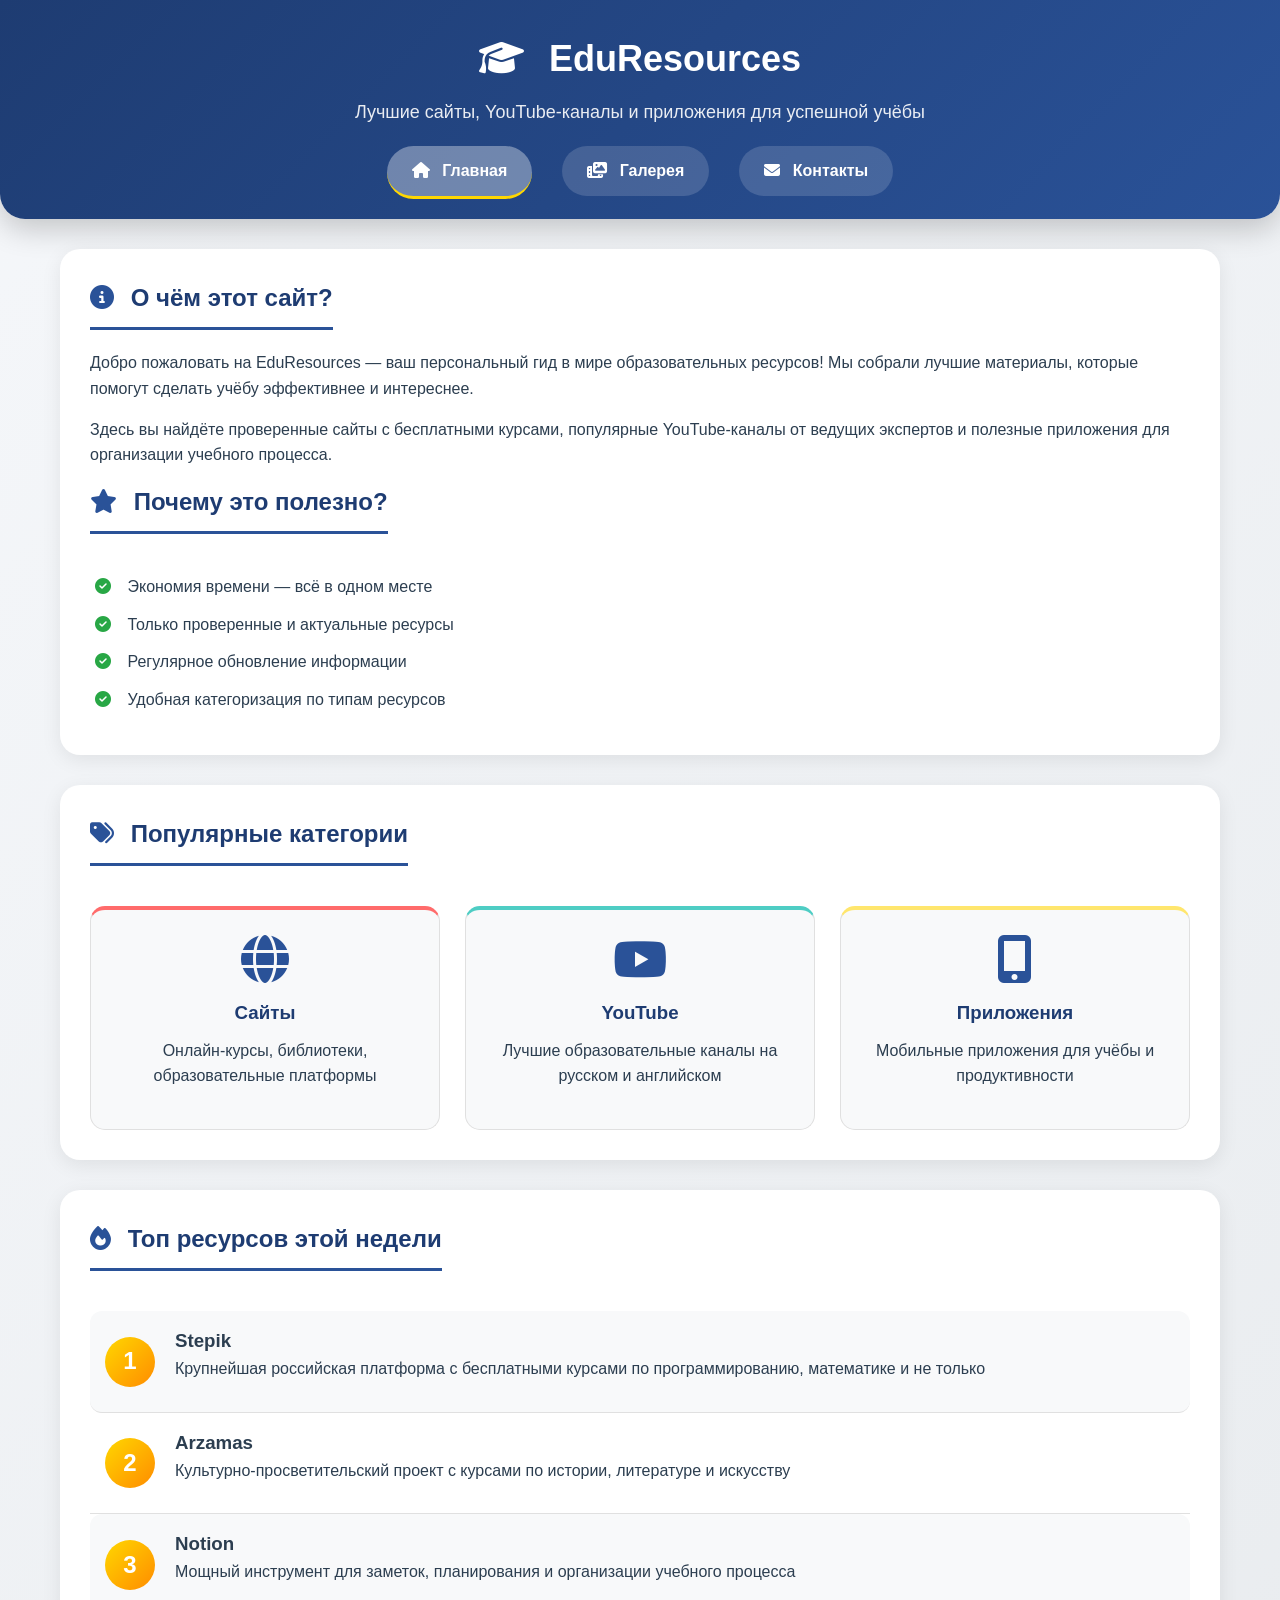
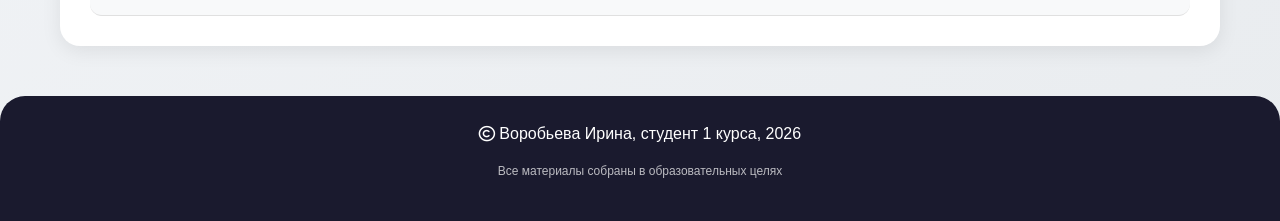
<file: index.html>
<!DOCTYPE html>
<html lang="ru">
<head>
    <meta charset="UTF-8">
    <meta name="viewport" content="width=device-width, initial-scale=1.0">
    <title>Полезные ресурсы для учёбы</title>
    <link rel="stylesheet" href="style.css">
    <!-- Font Awesome для иконок -->
    <link rel="stylesheet" href="https://cdnjs.cloudflare.com/ajax/libs/font-awesome/6.4.0/css/all.min.css">
</head>
<body>
    <!-- ШАПКА САЙТА (header) -->
    <header>
        <div class="header-content">
            <h1><i class="fas fa-graduation-cap"></i> EduResources</h1>
            <p class="subtitle">Лучшие сайты, YouTube-каналы и приложения для успешной учёбы</p>
        </div>
        
        <!-- НАВИГАЦИОННОЕ МЕНЮ (nav) с использованием Flexbox -->
        <nav>
            <ul class="nav-menu">
                <li><a href="index.html" class="nav-link active"><i class="fas fa-home"></i> Главная</a></li>
                <li><a href="gallery.html" class="nav-link"><i class="fas fa-photo-video"></i> Галерея</a></li>
                <li><a href="contacts.html" class="nav-link"><i class="fas fa-envelope"></i> Контакты</a></li>
            </ul>
        </nav>
    </header>

    <!-- ОСНОВНОЕ СОДЕРЖИМОЕ (main) -->
    <main>
        <!-- Раздел "О сайте" -->
        <section class="about-section">
            <h2><i class="fas fa-info-circle"></i> О чём этот сайт?</h2>
            <p>Добро пожаловать на EduResources — ваш персональный гид в мире образовательных ресурсов! Мы собрали лучшие материалы, которые помогут сделать учёбу эффективнее и интереснее.</p>
            <p>Здесь вы найдёте проверенные сайты с бесплатными курсами, популярные YouTube-каналы от ведущих экспертов и полезные приложения для организации учебного процесса.</p>
            
            <h2><i class="fas fa-star"></i> Почему это полезно?</h2>
            <ul class="benefits-list">
                <li><i class="fas fa-check-circle"></i> Экономия времени — всё в одном месте</li>
                <li><i class="fas fa-check-circle"></i> Только проверенные и актуальные ресурсы</li>
                <li><i class="fas fa-check-circle"></i> Регулярное обновление информации</li>
                <li><i class="fas fa-check-circle"></i> Удобная категоризация по типам ресурсов</li>
            </ul>
        </section>

        <!-- Раздел "Популярные категории" -->
        <section class="categories-section">
            <h2><i class="fas fa-tags"></i> Популярные категории</h2>
            <div class="categories-grid">
                <div class="category-card">
                    <i class="fas fa-globe"></i>
                    <h3>Сайты</h3>
                    <p>Онлайн-курсы, библиотеки, образовательные платформы</p>
                </div>
                <div class="category-card">
                    <i class="fab fa-youtube"></i>
                    <h3>YouTube</h3>
                    <p>Лучшие образовательные каналы на русском и английском</p>
                </div>
                <div class="category-card">
                    <i class="fas fa-mobile-alt"></i>
                    <h3>Приложения</h3>
                    <p>Мобильные приложения для учёбы и продуктивности</p>
                </div>
            </div>
        </section>

        <!-- Раздел с примерами ресурсов -->
        <section class="resources-preview">
            <h2><i class="fas fa-fire"></i> Топ ресурсов этой недели</h2>
            <div class="resources-list">
                <div class="resource-item">
                    <span class="resource-rank">1</span>
                    <div class="resource-info">
                        <h3>Stepik</h3>
                        <p>Крупнейшая российская платформа с бесплатными курсами по программированию, математике и не только</p>
                    </div>
                </div>
                <div class="resource-item">
                    <span class="resource-rank">2</span>
                    <div class="resource-info">
                        <h3>Arzamas</h3>
                        <p>Культурно-просветительский проект с курсами по истории, литературе и искусству</p>
                    </div>
                </div>
                <div class="resource-item">
                    <span class="resource-rank">3</span>
                    <div class="resource-info">
                        <h3>Notion</h3>
                        <p>Мощный инструмент для заметок, планирования и организации учебного процесса</p>
                    </div>
                </div>
            </div>
        </section>
    </main>

    <!-- ПОДВАЛ (footer) -->
    <footer>
        <div class="footer-content">
            <p><i class="far fa-copyright"></i> Воробьева Ирина, студент 1 курса, 2026</p>
            <p class="footer-note">Все материалы собраны в образовательных целях</p>
        </div>
    </footer>
</body>
</html>
</file>
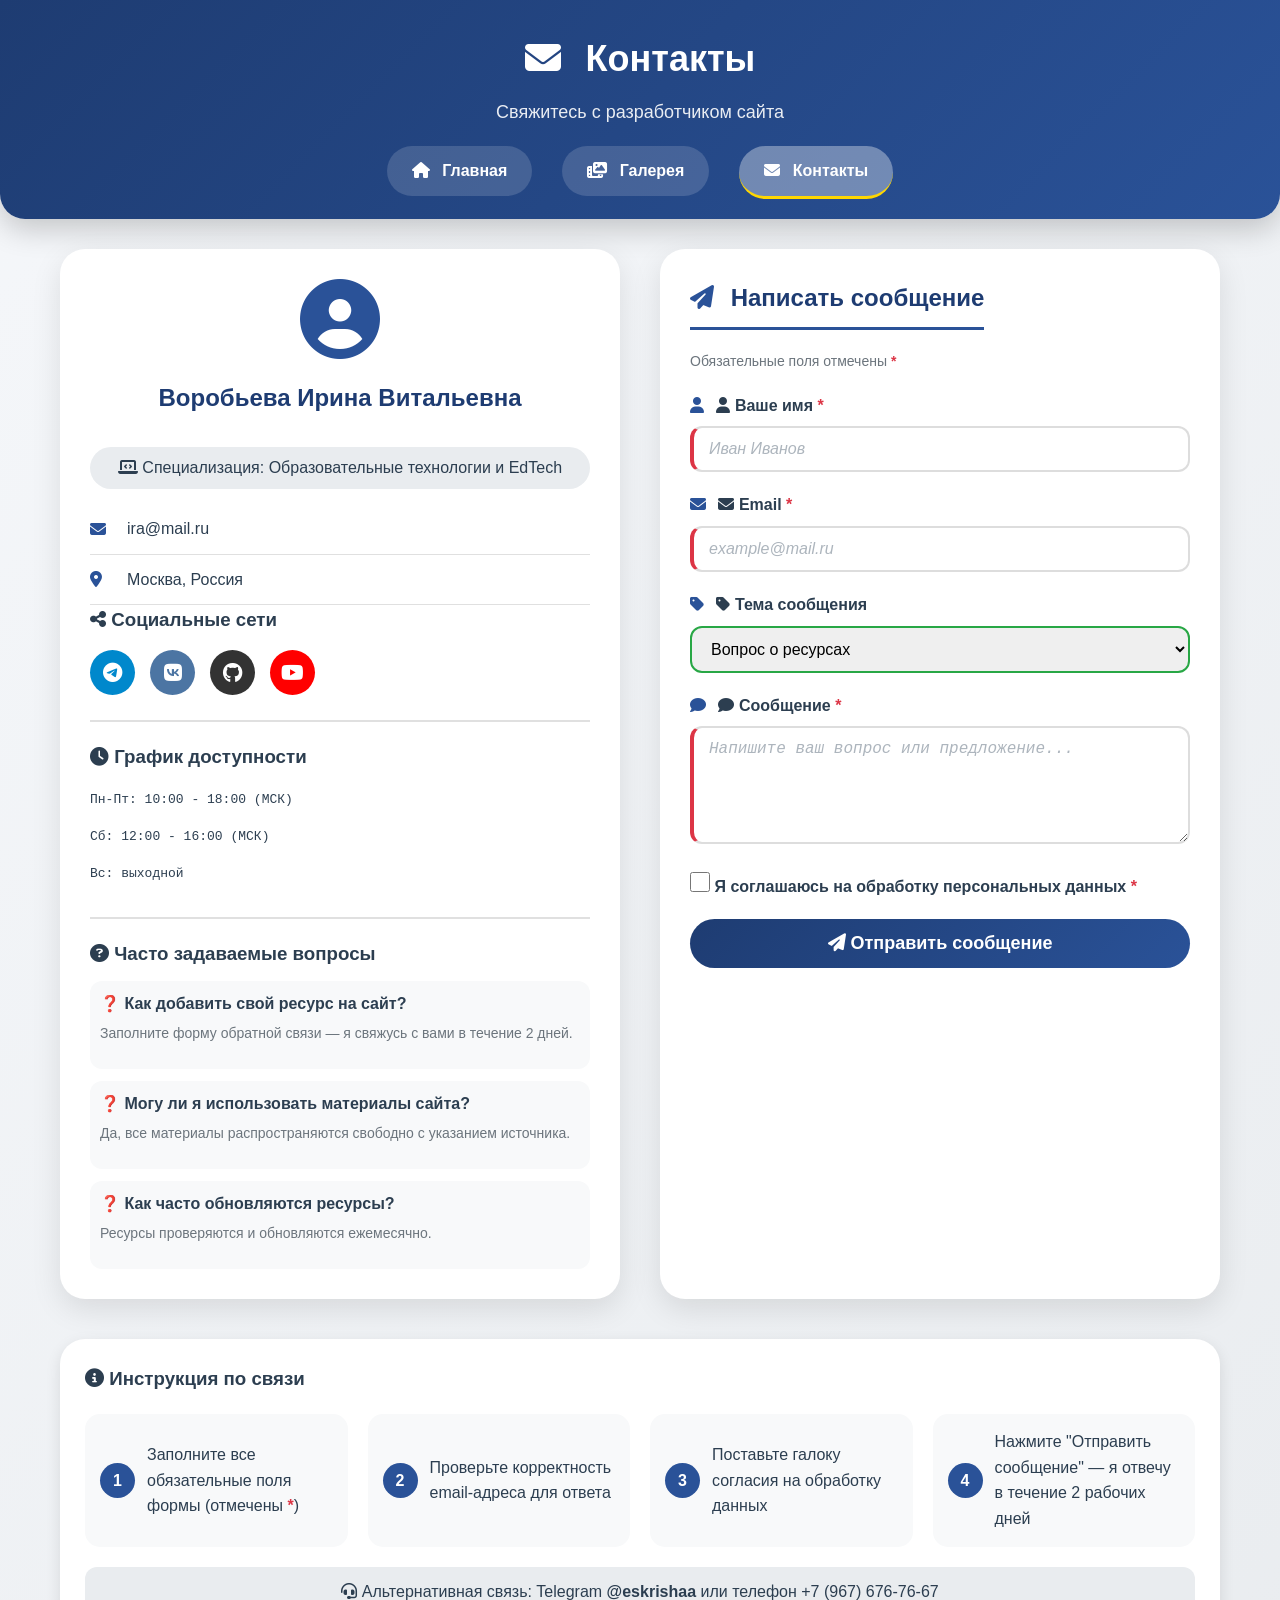
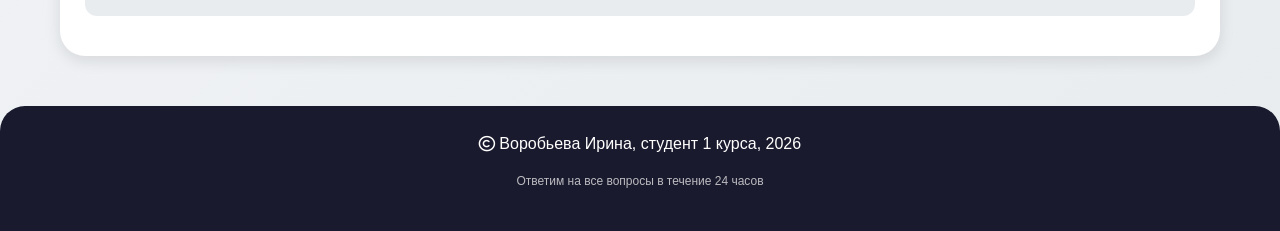
<file: contacts.html>
<!DOCTYPE html>
<html lang="ru">
<head>
    <meta charset="UTF-8">
    <meta name="viewport" content="width=device-width, initial-scale=1.0">
    <title>Контакты - EduResources</title>
    <link rel="stylesheet" href="style.css">
    <link rel="stylesheet" href="https://cdnjs.cloudflare.com/ajax/libs/font-awesome/6.4.0/css/all.min.css">
</head>
<body>
    <header>
        <div class="header-content">
            <h1><i class="fas fa-envelope"></i> Контакты</h1>
            <p class="subtitle">Свяжитесь с разработчиком сайта</p>
        </div>
        <nav>
            <ul class="nav-menu">
                <li><a href="index.html" class="nav-link"><i class="fas fa-home"></i> Главная</a></li>
                <li><a href="gallery.html" class="nav-link"><i class="fas fa-photo-video"></i> Галерея</a></li>
                <li><a href="contacts.html" class="nav-link active"><i class="fas fa-envelope"></i> Контакты</a></li>
            </ul>
        </nav>
    </header>

    <main class="contacts-main">
        <!-- Блок с двумя колонками: информационная карточка и форма -->
        <div class="contacts-grid">
            <!-- ИНФОРМАЦИОННАЯ КАРТОЧКА -->
            <div class="info-card">
                <div class="card-avatar">
                    <i class="fas fa-user-circle"></i>
                </div>
                <h2>Воробьева Ирина Витальевна</h2>
                <p class="specialization"><i class="fas fa-laptop-code"></i> Специализация: Образовательные технологии и EdTech</p>
                
                <div class="contact-detail">
                    <i class="fas fa-envelope"></i>
                    <a href="mailto:ivan@eduresources.ru">ira@mail.ru</a>
                </div>
                
                <div class="contact-detail">
                    <i class="fas fa-map-marker-alt"></i>
                    <span>Москва, Россия</span>
                </div>

                <div class="social-links">
                    <h3><i class="fas fa-share-alt"></i> Социальные сети</h3>
                    <div class="social-icons">
                        <a href="#" class="social-icon telegram"><i class="fab fa-telegram"></i></a>
                        <a href="#" class="social-icon vk"><i class="fab fa-vk"></i></a>
                        <a href="#" class="social-icon github"><i class="fab fa-github"></i></a>
                        <a href="#" class="social-icon youtube"><i class="fab fa-youtube"></i></a>
                    </div>
                </div>

                <!-- График работы -->
                <div class="work-schedule">
                    <h3><i class="fas fa-clock"></i> График доступности</h3>
                    <ul class="schedule-list">
                        <li>Пн-Пт: 10:00 - 18:00 (МСК)</li>
                        <li>Сб: 12:00 - 16:00 (МСК)</li>
                        <li>Вс: выходной</li>
                    </ul>
                </div>

                <!-- Краткое FAQ -->
                <div class="faq-block">
                    <h3><i class="fas fa-question-circle"></i> Часто задаваемые вопросы</h3>
                    <div class="faq-item">
                        <p class="faq-question">❓ Как добавить свой ресурс на сайт?</p>
                        <p class="faq-answer">Заполните форму обратной связи — я свяжусь с вами в течение 2 дней.</p>
                    </div>
                    <div class="faq-item">
                        <p class="faq-question">❓ Могу ли я использовать материалы сайта?</p>
                        <p class="faq-answer">Да, все материалы распространяются свободно с указанием источника.</p>
                    </div>
                    <div class="faq-item">
                        <p class="faq-question">❓ Как часто обновляются ресурсы?</p>
                        <p class="faq-answer">Ресурсы проверяются и обновляются ежемесячно.</p>
                    </div>
                </div>
            </div>

            <!-- ФОРМА ОБРАТНОЙ СВЯЗИ -->
            <div class="form-card">
                <h2><i class="fas fa-paper-plane"></i> Написать сообщение</h2>
                <p class="form-note">Обязательные поля отмечены <span class="required-star">*</span></p>
                
                <form id="contactForm" class="contact-form">
                    <!-- Поле Имя (обязательное) -->
                    <div class="form-group">
                        <label for="name">
                            <i class="fas fa-user"></i> Ваше имя
                            <span class="required-star">*</span>
                        </label>
                        <input type="text" id="name" name="name" class="form-input" required placeholder="Иван Иванов">
                        <span class="field-hint"></span>
                    </div>

                    <!-- Поле Email (обязательное) -->
                    <div class="form-group">
                        <label for="email">
                            <i class="fas fa-envelope"></i> Email
                            <span class="required-star">*</span>
                        </label>
                        <input type="email" id="email" name="email" class="form-input" required placeholder="example@mail.ru">
                        <span class="field-hint"></span>
                    </div>

                    <!-- Поле Тема сообщения (выпадающий список) -->
                    <div class="form-group">
                        <label for="subject">
                            <i class="fas fa-tag"></i> Тема сообщения
                        </label>
                        <select id="subject" name="subject" class="form-input">
                            <option value="question">Вопрос о ресурсах</option>
                            <option value="suggestion">Предложить ресурс</option>
                            <option value="cooperation">Сотрудничество</option>
                            <option value="other">Другое</option>
                        </select>
                    </div>

                    <!-- Поле Сообщение (многострочное, обязательное) -->
                    <div class="form-group">
                        <label for="message">
                            <i class="fas fa-comment"></i> Сообщение
                            <span class="required-star">*</span>
                        </label>
                        <textarea id="message" name="message" class="form-input" rows="5" required placeholder="Напишите ваш вопрос или предложение..."></textarea>
                        <span class="field-hint"></span>
                    </div>

                    <!-- Чекбокс согласия (обязательный) -->
                    <div class="form-group checkbox-group">
                        <label class="checkbox-label">
                            <input type="checkbox" id="consent" name="consent" required>
                            <span class="checkmark"></span>
                            Я соглашаюсь на обработку персональных данных
                            <span class="required-star">*</span>
                        </label>
                    </div>

                    <!-- Кнопка отправки -->
                    <button type="submit" class="submit-btn">
                        <i class="fas fa-paper-plane"></i> Отправить сообщение
                    </button>
                </form>

                <div id="formMessage" class="form-message"></div>
            </div>
        </div>

        <!-- Инструкция по связи -->
        <div class="instruction-block">
            <h3><i class="fas fa-info-circle"></i> Инструкция по связи</h3>
            <div class="instruction-steps">
                <div class="step">
                    <span class="step-number">1</span>
                    <p>Заполните все обязательные поля формы (отмечены <span class="required-star">*</span>)</p>
                </div>
                <div class="step">
                    <span class="step-number">2</span>
                    <p>Проверьте корректность email-адреса для ответа</p>
                </div>
                <div class="step">
                    <span class="step-number">3</span>
                    <p>Поставьте галоку согласия на обработку данных</p>
                </div>
                <div class="step">
                    <span class="step-number">4</span>
                    <p>Нажмите "Отправить сообщение" — я отвечу в течение 2 рабочих дней</p>
                </div>
            </div>
            <p class="alternative-contact"><i class="fas fa-headset"></i> Альтернативная связь: Telegram <strong>@eskrishaa</strong> или телефон +7 (967) 676-76-67</p>
        </div>
    </main>

    <footer>
        <div class="footer-content">
            <p><i class="far fa-copyright"></i> Воробьева Ирина, студент 1 курса, 2026</p>
            <p class="footer-note">Ответим на все вопросы в течение 24 часов</p>
        </div>
    </footer>
</body>
</html>
</file>
<file: style.css>
/* ============================================
   ПРАКТИЧЕСКАЯ РАБОТА №2, №4, №5
   Стили для сайта "Полезные ресурсы для учёбы"
   Использование: Flexbox, Grid, псевдоклассы, псевдоэлементы
   ============================================ */

/* ===== 1. СБРОС СТИЛЕЙ И БАЗОВЫЕ НАСТРОЙКИ ===== */
* {
    margin: 0;
    padding: 0;
    box-sizing: border-box;  /* border-box для всех элементов (требование 2.1) */
}

body {
    font-family: 'Segoe UI', Tahoma, Geneva, Verdana, sans-serif;
    background: linear-gradient(135deg, #f5f7fa 0%, #e9ecef 100%);
    color: #2c3e50;
    line-height: 1.6;
    min-height: 100vh;
}

/* ===== 2. ШАПКА САЙТА (с использованием Flexbox - требование ПР№5) ===== */
header {
    background: linear-gradient(135deg, #1e3c72 0%, #2a5298 100%);
    color: white;
    padding: 30px 40px 20px 40px;
    border-radius: 0 0 25px 25px;
    margin-bottom: 30px;
    box-shadow: 0 10px 30px rgba(0, 0, 0, 0.2);
}

.header-content {
    text-align: center;
    margin-bottom: 20px;
}

.header-content h1 {
    font-size: 36px;
    margin-bottom: 10px;
}

.header-content h1 i {
    margin-right: 15px;
}

.subtitle {
    font-size: 18px;
    opacity: 0.9;
}

/* ===== 3. НАВИГАЦИЯ (Flexbox - требование ПР№5) ===== */
.nav-menu {
    display: flex;
    justify-content: center;
    gap: 30px;
    list-style: none;
    flex-wrap: wrap;
}

.nav-link {
    display: inline-block;
    color: white;
    text-decoration: none;
    font-weight: bold;
    padding: 12px 25px;
    border-radius: 30px;
    background: rgba(255, 255, 255, 0.15);
    transition: all 0.3s ease;
    font-size: 16px;
}

.nav-link i {
    margin-right: 8px;
}

/* Псевдокласс :hover для навигации */
.nav-link:hover {
    background: rgba(255, 255, 255, 0.35);
    transform: translateY(-3px);
    box-shadow: 0 5px 15px rgba(0, 0, 0, 0.2);
}

/* Псевдокласс :active */
.nav-link:active {
    transform: translateY(1px);
}

.nav-link.active {
    background: rgba(255, 255, 255, 0.35);
    border-bottom: 3px solid #ffd700;
}

/* ===== 4. ОСНОВНОЕ СОДЕРЖИМОЕ ===== */
main {
    max-width: 1200px;
    margin: 0 auto;
    padding: 0 20px;
}

/* Секции на главной */
.about-section, .categories-section, .resources-preview {
    background: white;
    padding: 30px;
    border-radius: 20px;
    margin-bottom: 30px;
    box-shadow: 0 5px 20px rgba(0, 0, 0, 0.08);
    transition: transform 0.3s ease;
}

.about-section:hover, .categories-section:hover, .resources-preview:hover {
    transform: translateY(-5px);
}

h2 {
    color: #1e3c72;
    margin-bottom: 20px;
    padding-bottom: 10px;
    border-bottom: 3px solid #2a5298;
    display: inline-block;
}

h2 i {
    margin-right: 10px;
    color: #2a5298;
}

p {
    margin-bottom: 15px;
}

/* Списки с иконками */
.benefits-list {
    list-style: none;
    margin-top: 20px;
}

.benefits-list li {
    margin-bottom: 12px;
    padding-left: 5px;
}

.benefits-list li i {
    color: #28a745;
    margin-right: 12px;
}

/* ===== 5. КАТЕГОРИИ (Grid для карточек) ===== */
.categories-grid {
    display: grid;
    grid-template-columns: repeat(auto-fit, minmax(280px, 1fr));
    gap: 25px;
    margin-top: 20px;
}

.category-card {
    background: #f8f9fa;
    padding: 25px;
    border-radius: 15px;
    text-align: center;
    transition: all 0.3s ease;
    border: 1px solid #e0e0e0;
}

.category-card:hover {
    transform: translateY(-5px);
    box-shadow: 0 10px 25px rgba(0, 0, 0, 0.1);
}

.category-card i {
    font-size: 48px;
    color: #2a5298;
    margin-bottom: 15px;
}

.category-card h3 {
    margin-bottom: 10px;
    color: #1e3c72;
}

/* Ресурсы недели */
.resources-list {
    margin-top: 20px;
}

.resource-item {
    display: flex;
    align-items: center;
    gap: 20px;
    padding: 15px;
    border-bottom: 1px solid #e0e0e0;
    transition: background 0.3s;
}

.resource-item:hover {
    background: #f8f9fa;
    border-radius: 12px;
}

.resource-rank {
    width: 50px;
    height: 50px;
    background: linear-gradient(135deg, #ffd700, #ff8c00);
    border-radius: 50%;
    display: flex;
    align-items: center;
    justify-content: center;
    font-size: 24px;
    font-weight: bold;
    color: white;
}

/* ===== 6. ПОДВАЛ ===== */
footer {
    background: #1a1a2e;
    color: white;
    text-align: center;
    padding: 25px;
    margin-top: 50px;
    border-radius: 25px 25px 0 0;
}

.footer-content {
    max-width: 1200px;
    margin: 0 auto;
}

.footer-note {
    font-size: 12px;
    opacity: 0.7;
    margin-top: 10px;
}

/* ===== 7. СТИЛИ ДЛЯ ГАЛЕРЕИ (CSS Grid + Flexbox) ===== */
.gallery-header {
    background: linear-gradient(135deg, #1e3c72 0%, #2a5298 100%);
}

.gallery-container {
    max-width: 1200px;
    margin: 0 auto;
    padding: 0 20px;
}

/* Панель управления - Flexbox */
.controls-panel {
    display: flex;
    justify-content: space-between;
    align-items: center;
    background: white;
    padding: 20px;
    border-radius: 15px;
    margin-bottom: 20px;
    flex-wrap: wrap;
    gap: 15px;
    box-shadow: 0 5px 15px rgba(0, 0, 0, 0.05);
}

.stats {
    display: flex;
    gap: 25px;
}

.stat-item {
    background: #f0f2f5;
    padding: 8px 18px;
    border-radius: 25px;
    font-weight: bold;
}

.view-controls {
    display: flex;
    gap: 10px;
}

.view-btn {
    padding: 8px 20px;
    border: none;
    border-radius: 25px;
    cursor: pointer;
    background: #e9ecef;
    transition: all 0.3s;
}

.view-btn.active {
    background: #2a5298;
    color: white;
}

/* Фильтры */
.filters {
    background: white;
    padding: 15px 20px;
    border-radius: 15px;
    margin-bottom: 30px;
    display: flex;
    align-items: center;
    gap: 20px;
    flex-wrap: wrap;
}

.filter-buttons {
    display: flex;
    gap: 12px;
    flex-wrap: wrap;
}

.filter-btn {
    padding: 8px 20px;
    border: none;
    border-radius: 25px;
    cursor: pointer;
    background: #e9ecef;
    transition: all 0.3s;
}

.filter-btn:hover, .filter-btn.active {
    background: #2a5298;
    color: white;
}

/* ОСНОВНАЯ СЕТКА ГАЛЕРЕИ - CSS Grid (требование ПР№3 и ПР№5) */
.gallery-grid {
    display: grid;
    grid-template-columns: repeat(auto-fill, minmax(320px, 1fr));
    gap: 30px;
    margin-bottom: 40px;
}

/* Режим списка */
.gallery-grid.list-view {
    grid-template-columns: 1fr;
    max-width: 800px;
    margin-left: auto;
    margin-right: auto;
}

/* Карточка изображения */
.image-card {
    background: white;
    border-radius: 20px;
    overflow: hidden;
    box-shadow: 0 10px 25px rgba(0, 0, 0, 0.1);
    transition: all 0.3s ease;
}

.image-card:hover {
    transform: translateY(-8px);
    box-shadow: 0 20px 35px rgba(0, 0, 0, 0.15);
}

/* Стилизация выделения текста - псевдоэлемент ::selection */
::selection {
    background: #2a5298;
    color: white;
}

.gallery-img {
    width: 100%;
    height: 100%;
    object-fit: cover;  /* cover - заполняет весь блок, обрезая края */
    /* object-fit: contain; - показывает картинку целиком, но могут быть пустые поля */
    /* object-fit: scale-down; - уменьшает до минимального размера */
    transition: transform 0.5s;
}

.gallery-img {
    width: 100%;
    height: 100%;
    object-fit: cover;
    transition: transform 0.5s;
}

.image-card:hover .gallery-img {
    transform: scale(1.05);
}

/* Наложение с кнопками - Flexbox */
.image-overlay {
    position: absolute;
    top: 15px;
    right: 15px;
    display: flex;
    gap: 10px;
    opacity: 0;
    transition: opacity 0.3s;
}

.image-card:hover .image-overlay {
    opacity: 1;
}

.like-btn, .zoom-btn {
    width: 40px;
    height: 40px;
    border-radius: 50%;
    border: none;
    background: rgba(255, 255, 255, 0.9);
    cursor: pointer;
    transition: all 0.3s;
    display: flex;
    align-items: center;
    justify-content: center;
    font-size: 16px;
}

.like-btn:hover {
    background: #ff6b8b;
    color: white;
    transform: scale(1.1);
}

.like-btn.liked {
    background: #ff6b8b;
    color: white;
}

.card-content {
    padding: 20px;
}

.image-title {
    font-size: 18px;
    margin-bottom: 8px;
    color: #1e3c72;
}

.image-date {
    font-size: 12px;
    color: #6c757d;
    margin-bottom: 12px;
}

.image-description {
    font-size: 14px;
    color: #495057;
    margin-bottom: 15px;
    line-height: 1.5;
}

/* Теги - Flexbox */
.image-tags {
    display: flex;
    flex-wrap: wrap;
    gap: 8px;
}

.tag {
    background: #e9ecef;
    padding: 4px 12px;
    border-radius: 20px;
    font-size: 11px;
    text-transform: lowercase;
}

/* Блок информации в галерее */
.gallery-info {
    background: linear-gradient(135deg, #667eea 0%, #764ba2 100%);
    color: white;
    padding: 30px;
    border-radius: 20px;
    margin-bottom: 30px;
}

.gallery-footer {
    background: #1a1a2e;
}

.js-status {
    color: #28a745;
    margin-top: 10px;
}

/* ===== 8. СТИЛИ ДЛЯ СТРАНИЦЫ КОНТАКТОВ (ПР№4 и ПР№5) ===== */
.contacts-main {
    max-width: 1200px;
    margin: 0 auto;
    padding: 0 20px;
}

/* Контакты грид - Flexbox + Grid */
.contacts-grid {
    display: grid;
    grid-template-columns: 1fr 1fr;
    gap: 40px;
    margin-bottom: 40px;
}

@media (max-width: 768px) {
    .contacts-grid {
        grid-template-columns: 1fr;
    }
}

/* Информационная карточка */
.info-card, .form-card {
    background: white;
    padding: 30px;
    border-radius: 25px;
    box-shadow: 0 10px 30px rgba(0, 0, 0, 0.1);
    transition: transform 0.3s;
}

.info-card:hover, .form-card:hover {
    transform: translateY(-5px);
}

.card-avatar {
    text-align: center;
    margin-bottom: 20px;
}

.card-avatar i {
    font-size: 80px;
    color: #2a5298;
}

.info-card h2 {
    text-align: center;
    border-bottom: none;
    display: block;
}

.specialization {
    text-align: center;
    background: #e9ecef;
    padding: 8px;
    border-radius: 25px;
    margin: 15px 0;
}

.contact-detail {
    display: flex;
    align-items: center;
    gap: 12px;
    padding: 12px 0;
    border-bottom: 1px solid #e0e0e0;
}

.contact-detail i {
    width: 25px;
    color: #2a5298;
}

.contact-detail a {
    text-decoration: none;
    color: #2c3e50;
}

.social-icons {
    display: flex;
    gap: 15px;
    margin-top: 15px;
    flex-wrap: wrap;
}

.social-icon {
    width: 45px;
    height: 45px;
    border-radius: 50%;
    display: flex;
    align-items: center;
    justify-content: center;
    font-size: 20px;
    transition: all 0.3s;
    text-decoration: none;
}

.telegram {
    background: #0088cc;
    color: white;
}

.vk {
    background: #4c75a3;
    color: white;
}

.github {
    background: #333;
    color: white;
}

.youtube {
    background: #ff0000;
    color: white;
}

.social-icon:hover {
    transform: translateY(-5px) scale(1.1);
    box-shadow: 0 5px 15px rgba(0, 0, 0, 0.3);
}

/* График работы и FAQ */
.work-schedule, .faq-block {
    margin-top: 25px;
    padding-top: 20px;
    border-top: 2px solid #e0e0e0;
}

.schedule-list {
    list-style: none;
    margin-top: 10px;
}

.schedule-list li {
    padding: 8px 0;
    font-family: monospace;
}

.faq-item {
    margin-top: 12px;
    padding: 10px;
    background: #f8f9fa;
    border-radius: 12px;
}

.faq-question {
    font-weight: bold;
    margin-bottom: 5px;
}

.faq-answer {
    font-size: 14px;
    color: #6c757d;
}

/* ===== 9. СТИЛИ ДЛЯ ФОРМЫ (псевдоклассы и псевдоэлементы) ===== */
.form-note {
    font-size: 14px;
    color: #6c757d;
    margin-bottom: 20px;
}

.required-star {
    color: #dc3545;
    font-weight: bold;
}

.form-group {
    margin-bottom: 20px;
}

.form-group label {
    display: block;
    margin-bottom: 8px;
    font-weight: 600;
}

.form-input {
    width: 100%;
    padding: 12px 15px;
    border: 2px solid #ddd;
    border-radius: 12px;
    font-size: 16px;
    transition: all 0.3s;
}

/* Псевдоклассы :focus и :hover для полей ввода */
.form-input:focus {
    outline: none;
    border-color: #2a5298;
    box-shadow: 0 0 0 3px rgba(42, 82, 152, 0.2);
}

.form-input:hover {
    border-color: #2a5298;
}

/* Псевдокласс :required для стилизации обязательных полей */
.form-input:required {
    border-left: 4px solid #dc3545;
}

/* Псевдокласс :valid для валидных полей */
.form-input:valid:not(:placeholder-shown) {
    border-color: #28a745;
}

/* Псевдокласс :invalid для невалидных полей */
.form-input:invalid:not(:placeholder-shown):not(:focus) {
    border-color: #dc3545;
}

/* Псевдоэлемент ::placeholder для стилизации подсказок */
.form-input::placeholder {
    color: #adb5bd;
    font-style: italic;
    transition: opacity 0.3s;
}

.form-input:focus::placeholder {
    opacity: 0.5;
}

/* Маркировка обязательных полей через ::after (псевдоэлемент) */
.form-group label::after {
    content: "";
}

.form-group:has(input[required]) label .required-star {
    color: #dc3545;
}

/* Добавление иконок через ::before */
.form-group label::before {
    font-family: "Font Awesome 6 Free";
    font-weight: 900;
    margin-right: 8px;
    color: #2a5298;
}

.form-group:has(#name) label::before {
    content: "\f007";
}

.form-group:has(#email) label::before {
    content: "\f0e0";
}

.form-group:has(#subject) label::before {
    content: "\f02b";
}

.form-group:has(#message) label::before {
    content: "\f075";
}

/* Чекбокс */
.checkbox-group {
    margin: 20px 0;
}

.checkbox-label {
    display: flex;
    align-items: center;
    gap: 10px;
    cursor: pointer;
    font-weight: normal;
}

.checkbox-label input {
    width: 20px;
    height: 20px;
    cursor: pointer;
}

/* Псевдокласс :checked для стилизации чекбокса */
.checkbox-label input:checked {
    accent-color: #2a5298;
    transform: scale(1.1);
}

/* Кнопка отправки */
.submit-btn {
    width: 100%;
    padding: 14px;
    background: linear-gradient(135deg, #1e3c72, #2a5298);
    color: white;
    border: none;
    border-radius: 30px;
    font-size: 18px;
    font-weight: bold;
    cursor: pointer;
    transition: all 0.3s;
}

.submit-btn:hover {
    transform: translateY(-3px);
    box-shadow: 0 10px 20px rgba(0, 0, 0, 0.2);
}

.submit-btn:active {
    transform: translateY(1px);
}

.form-message {
    margin-top: 20px;
    padding: 12px;
    border-radius: 10px;
    text-align: center;
}

/* Инструкция по связи */
/* Инструкция по связи */
.instruction-block {
    background: white;
    padding: 25px;
    border-radius: 25px;
    margin-bottom: 40px;
    box-shadow: 0 5px 15px rgba(0, 0, 0, 0.1);
}

.instruction-steps {
    display: flex;
    flex-wrap: wrap;
    gap: 20px;
    margin: 20px 0;
}

.step {
    flex: 1;
    min-width: 200px;
    display: flex;
    align-items: center;
    gap: 12px;
    background: #f8f9fa;
    padding: 15px;
    border-radius: 15px;
}

.step-number {
    width: 35px;
    height: 35px;
    min-width: 35px;      /* НЕ ДАЁТ СЖИМАТЬСЯ */
    background: #2a5298;
    color: white;
    border-radius: 50%;
    display: flex;
    align-items: center;
    justify-content: center;
    font-weight: bold;
    font-size: 16px;      /* ФИКСИРОВАННЫЙ РАЗМЕР ШРИФТА */
    flex-shrink: 0;       /* ЗАПРЕЩАЕТ СЖАТИЕ ЭЛЕМЕНТА */
}

.step p {
    margin: 0;
    flex: 1;
}

.alternative-contact {
    background: #e9ecef;
    padding: 12px;
    border-radius: 12px;
    text-align: center;
    margin-top: 15px;
}

/* ===== 10. АДАПТИВНЫЙ ДИЗАЙН (медиа-запросы - требование ПР№5) ===== */
@media (max-width: 768px) {
    header {
        padding: 20px;
    }
    
    .header-content h1 {
        font-size: 28px;
    }
    
    .nav-menu {
        gap: 10px;
    }
    
    .nav-link {
        padding: 8px 16px;
        font-size: 14px;
    }
    
    .controls-panel {
        flex-direction: column;
    }
    
    .stats {
        width: 100%;
        justify-content: center;
    }
    
    .gallery-grid {
        grid-template-columns: 1fr;
    }
    
    .instruction-steps {
        flex-direction: column;
    }
    
    .step {
        width: 100%;
    }
    
    .categories-grid {
        grid-template-columns: 1fr;
    }
}

@media (max-width: 480px) {
    body {
        font-size: 14px;
    }
    
    .gallery-container {
        padding: 0 15px;
    }
    
    .info-card, .form-card {
        padding: 20px;
    }
    
    .social-icons {
        justify-content: center;
    }
    
    .resource-item {
        flex-direction: column;
        text-align: center;
    }
}

/* ===== 11. Псевдокласс :nth-child() для чередования стилей ===== */
.resource-item:nth-child(odd) {
    background: #f8f9fa;
    border-radius: 12px;
}

.resource-item:nth-child(even) {
    background: white;
}

.category-card:nth-child(1) {
    border-top: 4px solid #ff6b6b;
}

.category-card:nth-child(2) {
    border-top: 4px solid #4ecdc4;
}

.category-card:nth-child(3) {
    border-top: 4px solid #ffe66d;
}

/* Анимации */
@keyframes fadeIn {
    from {
        opacity: 0;
        transform: translateY(20px);
    }
    to {
        opacity: 1;
        transform: translateY(0);
    }
}

.image-card {
    animation: fadeIn 0.5s ease forwards;
}

.image-card:nth-child(1) { animation-delay: 0.05s; }
.image-card:nth-child(2) { animation-delay: 0.1s; }
.image-card:nth-child(3) { animation-delay: 0.15s; }
.image-card:nth-child(4) { animation-delay: 0.2s; }
.image-card:nth-child(5) { animation-delay: 0.25s; }
.image-card:nth-child(6) { animation-delay: 0.3s; }
</file>
